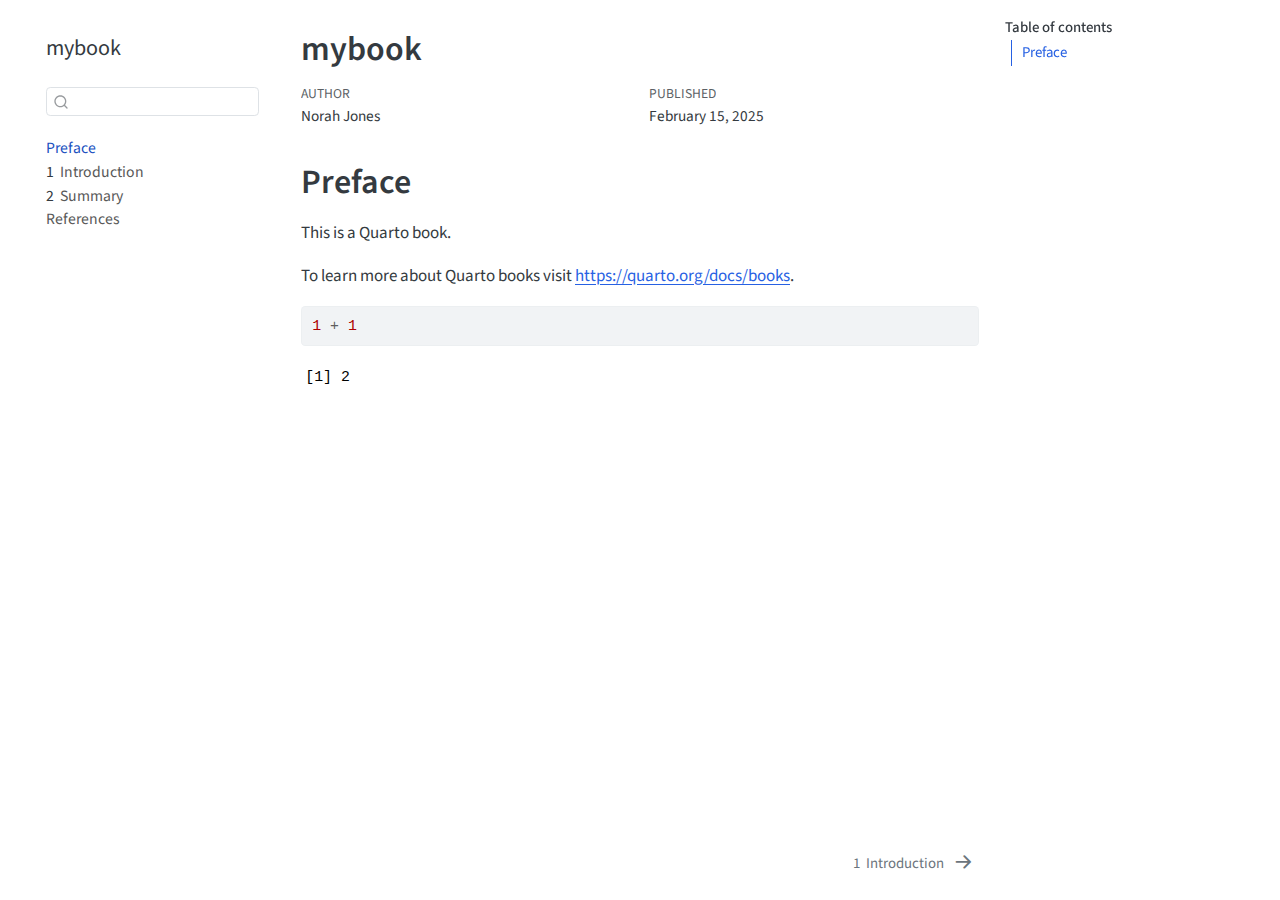
<file: mybook/_book/index.html>
<!DOCTYPE html>
<html xmlns="http://www.w3.org/1999/xhtml" lang="en" xml:lang="en"><head>

<meta charset="utf-8">
<meta name="generator" content="quarto-1.5.57">

<meta name="viewport" content="width=device-width, initial-scale=1.0, user-scalable=yes">

<meta name="author" content="Norah Jones">
<meta name="dcterms.date" content="2025-02-15">

<title>mybook</title>
<style>
code{white-space: pre-wrap;}
span.smallcaps{font-variant: small-caps;}
div.columns{display: flex; gap: min(4vw, 1.5em);}
div.column{flex: auto; overflow-x: auto;}
div.hanging-indent{margin-left: 1.5em; text-indent: -1.5em;}
ul.task-list{list-style: none;}
ul.task-list li input[type="checkbox"] {
  width: 0.8em;
  margin: 0 0.8em 0.2em -1em; /* quarto-specific, see https://github.com/quarto-dev/quarto-cli/issues/4556 */ 
  vertical-align: middle;
}
/* CSS for syntax highlighting */
pre > code.sourceCode { white-space: pre; position: relative; }
pre > code.sourceCode > span { line-height: 1.25; }
pre > code.sourceCode > span:empty { height: 1.2em; }
.sourceCode { overflow: visible; }
code.sourceCode > span { color: inherit; text-decoration: inherit; }
div.sourceCode { margin: 1em 0; }
pre.sourceCode { margin: 0; }
@media screen {
div.sourceCode { overflow: auto; }
}
@media print {
pre > code.sourceCode { white-space: pre-wrap; }
pre > code.sourceCode > span { display: inline-block; text-indent: -5em; padding-left: 5em; }
}
pre.numberSource code
  { counter-reset: source-line 0; }
pre.numberSource code > span
  { position: relative; left: -4em; counter-increment: source-line; }
pre.numberSource code > span > a:first-child::before
  { content: counter(source-line);
    position: relative; left: -1em; text-align: right; vertical-align: baseline;
    border: none; display: inline-block;
    -webkit-touch-callout: none; -webkit-user-select: none;
    -khtml-user-select: none; -moz-user-select: none;
    -ms-user-select: none; user-select: none;
    padding: 0 4px; width: 4em;
  }
pre.numberSource { margin-left: 3em;  padding-left: 4px; }
div.sourceCode
  {   }
@media screen {
pre > code.sourceCode > span > a:first-child::before { text-decoration: underline; }
}
</style>


<script src="site_libs/quarto-nav/quarto-nav.js"></script>
<script src="site_libs/quarto-nav/headroom.min.js"></script>
<script src="site_libs/clipboard/clipboard.min.js"></script>
<script src="site_libs/quarto-search/autocomplete.umd.js"></script>
<script src="site_libs/quarto-search/fuse.min.js"></script>
<script src="site_libs/quarto-search/quarto-search.js"></script>
<meta name="quarto:offset" content="./">
<link href="./intro.html" rel="next">
<script src="site_libs/quarto-html/quarto.js"></script>
<script src="site_libs/quarto-html/popper.min.js"></script>
<script src="site_libs/quarto-html/tippy.umd.min.js"></script>
<script src="site_libs/quarto-html/anchor.min.js"></script>
<link href="site_libs/quarto-html/tippy.css" rel="stylesheet">
<link href="site_libs/quarto-html/quarto-syntax-highlighting.css" rel="stylesheet" id="quarto-text-highlighting-styles">
<script src="site_libs/bootstrap/bootstrap.min.js"></script>
<link href="site_libs/bootstrap/bootstrap-icons.css" rel="stylesheet">
<link href="site_libs/bootstrap/bootstrap.min.css" rel="stylesheet" id="quarto-bootstrap" data-mode="light">
<script id="quarto-search-options" type="application/json">{
  "location": "sidebar",
  "copy-button": false,
  "collapse-after": 3,
  "panel-placement": "start",
  "type": "textbox",
  "limit": 50,
  "keyboard-shortcut": [
    "f",
    "/",
    "s"
  ],
  "show-item-context": false,
  "language": {
    "search-no-results-text": "No results",
    "search-matching-documents-text": "matching documents",
    "search-copy-link-title": "Copy link to search",
    "search-hide-matches-text": "Hide additional matches",
    "search-more-match-text": "more match in this document",
    "search-more-matches-text": "more matches in this document",
    "search-clear-button-title": "Clear",
    "search-text-placeholder": "",
    "search-detached-cancel-button-title": "Cancel",
    "search-submit-button-title": "Submit",
    "search-label": "Search"
  }
}</script>


</head>

<body class="nav-sidebar floating">

<div id="quarto-search-results"></div>
  <header id="quarto-header" class="headroom fixed-top">
  <nav class="quarto-secondary-nav">
    <div class="container-fluid d-flex">
      <button type="button" class="quarto-btn-toggle btn" data-bs-toggle="collapse" role="button" data-bs-target=".quarto-sidebar-collapse-item" aria-controls="quarto-sidebar" aria-expanded="false" aria-label="Toggle sidebar navigation" onclick="if (window.quartoToggleHeadroom) { window.quartoToggleHeadroom(); }">
        <i class="bi bi-layout-text-sidebar-reverse"></i>
      </button>
        <nav class="quarto-page-breadcrumbs" aria-label="breadcrumb"><ol class="breadcrumb"><li class="breadcrumb-item"><a href="./index.html">Preface</a></li></ol></nav>
        <a class="flex-grow-1" role="navigation" data-bs-toggle="collapse" data-bs-target=".quarto-sidebar-collapse-item" aria-controls="quarto-sidebar" aria-expanded="false" aria-label="Toggle sidebar navigation" onclick="if (window.quartoToggleHeadroom) { window.quartoToggleHeadroom(); }">      
        </a>
      <button type="button" class="btn quarto-search-button" aria-label="Search" onclick="window.quartoOpenSearch();">
        <i class="bi bi-search"></i>
      </button>
    </div>
  </nav>
</header>
<!-- content -->
<div id="quarto-content" class="quarto-container page-columns page-rows-contents page-layout-article">
<!-- sidebar -->
  <nav id="quarto-sidebar" class="sidebar collapse collapse-horizontal quarto-sidebar-collapse-item sidebar-navigation floating overflow-auto">
    <div class="pt-lg-2 mt-2 text-left sidebar-header">
    <div class="sidebar-title mb-0 py-0">
      <a href="./">mybook</a> 
    </div>
      </div>
        <div class="mt-2 flex-shrink-0 align-items-center">
        <div class="sidebar-search">
        <div id="quarto-search" class="" title="Search"></div>
        </div>
        </div>
    <div class="sidebar-menu-container"> 
    <ul class="list-unstyled mt-1">
        <li class="sidebar-item">
  <div class="sidebar-item-container"> 
  <a href="./index.html" class="sidebar-item-text sidebar-link active">
 <span class="menu-text">Preface</span></a>
  </div>
</li>
        <li class="sidebar-item">
  <div class="sidebar-item-container"> 
  <a href="./intro.html" class="sidebar-item-text sidebar-link">
 <span class="menu-text"><span class="chapter-number">1</span>&nbsp; <span class="chapter-title">Introduction</span></span></a>
  </div>
</li>
        <li class="sidebar-item">
  <div class="sidebar-item-container"> 
  <a href="./summary.html" class="sidebar-item-text sidebar-link">
 <span class="menu-text"><span class="chapter-number">2</span>&nbsp; <span class="chapter-title">Summary</span></span></a>
  </div>
</li>
        <li class="sidebar-item">
  <div class="sidebar-item-container"> 
  <a href="./references.html" class="sidebar-item-text sidebar-link">
 <span class="menu-text">References</span></a>
  </div>
</li>
    </ul>
    </div>
</nav>
<div id="quarto-sidebar-glass" class="quarto-sidebar-collapse-item" data-bs-toggle="collapse" data-bs-target=".quarto-sidebar-collapse-item"></div>
<!-- margin-sidebar -->
    <div id="quarto-margin-sidebar" class="sidebar margin-sidebar">
        <nav id="TOC" role="doc-toc" class="toc-active">
    <h2 id="toc-title">Table of contents</h2>
   
  <ul>
  <li><a href="#preface" id="toc-preface" class="nav-link active" data-scroll-target="#preface">Preface</a></li>
  </ul>
</nav>
    </div>
<!-- main -->
<main class="content" id="quarto-document-content">

<header id="title-block-header" class="quarto-title-block default">
<div class="quarto-title">
<h1 class="title">mybook</h1>
</div>



<div class="quarto-title-meta">

    <div>
    <div class="quarto-title-meta-heading">Author</div>
    <div class="quarto-title-meta-contents">
             <p>Norah Jones </p>
          </div>
  </div>
    
    <div>
    <div class="quarto-title-meta-heading">Published</div>
    <div class="quarto-title-meta-contents">
      <p class="date">February 15, 2025</p>
    </div>
  </div>
  
    
  </div>
  


</header>


<section id="preface" class="level1 unnumbered">
<h1 class="unnumbered">Preface</h1>
<p>This is a Quarto book.</p>
<p>To learn more about Quarto books visit <a href="https://quarto.org/docs/books" class="uri">https://quarto.org/docs/books</a>.</p>
<div class="cell">
<div class="sourceCode cell-code" id="cb1"><pre class="sourceCode r code-with-copy"><code class="sourceCode r"><span id="cb1-1"><a href="#cb1-1" aria-hidden="true" tabindex="-1"></a><span class="dv">1</span> <span class="sc">+</span> <span class="dv">1</span></span></code><button title="Copy to Clipboard" class="code-copy-button"><i class="bi"></i></button></pre></div>
<div class="cell-output cell-output-stdout">
<pre><code>[1] 2</code></pre>
</div>
</div>


</section>

</main> <!-- /main -->
<script id="quarto-html-after-body" type="application/javascript">
window.document.addEventListener("DOMContentLoaded", function (event) {
  const toggleBodyColorMode = (bsSheetEl) => {
    const mode = bsSheetEl.getAttribute("data-mode");
    const bodyEl = window.document.querySelector("body");
    if (mode === "dark") {
      bodyEl.classList.add("quarto-dark");
      bodyEl.classList.remove("quarto-light");
    } else {
      bodyEl.classList.add("quarto-light");
      bodyEl.classList.remove("quarto-dark");
    }
  }
  const toggleBodyColorPrimary = () => {
    const bsSheetEl = window.document.querySelector("link#quarto-bootstrap");
    if (bsSheetEl) {
      toggleBodyColorMode(bsSheetEl);
    }
  }
  toggleBodyColorPrimary();  
  const icon = "";
  const anchorJS = new window.AnchorJS();
  anchorJS.options = {
    placement: 'right',
    icon: icon
  };
  anchorJS.add('.anchored');
  const isCodeAnnotation = (el) => {
    for (const clz of el.classList) {
      if (clz.startsWith('code-annotation-')) {                     
        return true;
      }
    }
    return false;
  }
  const onCopySuccess = function(e) {
    // button target
    const button = e.trigger;
    // don't keep focus
    button.blur();
    // flash "checked"
    button.classList.add('code-copy-button-checked');
    var currentTitle = button.getAttribute("title");
    button.setAttribute("title", "Copied!");
    let tooltip;
    if (window.bootstrap) {
      button.setAttribute("data-bs-toggle", "tooltip");
      button.setAttribute("data-bs-placement", "left");
      button.setAttribute("data-bs-title", "Copied!");
      tooltip = new bootstrap.Tooltip(button, 
        { trigger: "manual", 
          customClass: "code-copy-button-tooltip",
          offset: [0, -8]});
      tooltip.show();    
    }
    setTimeout(function() {
      if (tooltip) {
        tooltip.hide();
        button.removeAttribute("data-bs-title");
        button.removeAttribute("data-bs-toggle");
        button.removeAttribute("data-bs-placement");
      }
      button.setAttribute("title", currentTitle);
      button.classList.remove('code-copy-button-checked');
    }, 1000);
    // clear code selection
    e.clearSelection();
  }
  const getTextToCopy = function(trigger) {
      const codeEl = trigger.previousElementSibling.cloneNode(true);
      for (const childEl of codeEl.children) {
        if (isCodeAnnotation(childEl)) {
          childEl.remove();
        }
      }
      return codeEl.innerText;
  }
  const clipboard = new window.ClipboardJS('.code-copy-button:not([data-in-quarto-modal])', {
    text: getTextToCopy
  });
  clipboard.on('success', onCopySuccess);
  if (window.document.getElementById('quarto-embedded-source-code-modal')) {
    // For code content inside modals, clipBoardJS needs to be initialized with a container option
    // TODO: Check when it could be a function (https://github.com/zenorocha/clipboard.js/issues/860)
    const clipboardModal = new window.ClipboardJS('.code-copy-button[data-in-quarto-modal]', {
      text: getTextToCopy,
      container: window.document.getElementById('quarto-embedded-source-code-modal')
    });
    clipboardModal.on('success', onCopySuccess);
  }
    var localhostRegex = new RegExp(/^(?:http|https):\/\/localhost\:?[0-9]*\//);
    var mailtoRegex = new RegExp(/^mailto:/);
      var filterRegex = new RegExp('/' + window.location.host + '/');
    var isInternal = (href) => {
        return filterRegex.test(href) || localhostRegex.test(href) || mailtoRegex.test(href);
    }
    // Inspect non-navigation links and adorn them if external
 	var links = window.document.querySelectorAll('a[href]:not(.nav-link):not(.navbar-brand):not(.toc-action):not(.sidebar-link):not(.sidebar-item-toggle):not(.pagination-link):not(.no-external):not([aria-hidden]):not(.dropdown-item):not(.quarto-navigation-tool):not(.about-link)');
    for (var i=0; i<links.length; i++) {
      const link = links[i];
      if (!isInternal(link.href)) {
        // undo the damage that might have been done by quarto-nav.js in the case of
        // links that we want to consider external
        if (link.dataset.originalHref !== undefined) {
          link.href = link.dataset.originalHref;
        }
      }
    }
  function tippyHover(el, contentFn, onTriggerFn, onUntriggerFn) {
    const config = {
      allowHTML: true,
      maxWidth: 500,
      delay: 100,
      arrow: false,
      appendTo: function(el) {
          return el.parentElement;
      },
      interactive: true,
      interactiveBorder: 10,
      theme: 'quarto',
      placement: 'bottom-start',
    };
    if (contentFn) {
      config.content = contentFn;
    }
    if (onTriggerFn) {
      config.onTrigger = onTriggerFn;
    }
    if (onUntriggerFn) {
      config.onUntrigger = onUntriggerFn;
    }
    window.tippy(el, config); 
  }
  const noterefs = window.document.querySelectorAll('a[role="doc-noteref"]');
  for (var i=0; i<noterefs.length; i++) {
    const ref = noterefs[i];
    tippyHover(ref, function() {
      // use id or data attribute instead here
      let href = ref.getAttribute('data-footnote-href') || ref.getAttribute('href');
      try { href = new URL(href).hash; } catch {}
      const id = href.replace(/^#\/?/, "");
      const note = window.document.getElementById(id);
      if (note) {
        return note.innerHTML;
      } else {
        return "";
      }
    });
  }
  const xrefs = window.document.querySelectorAll('a.quarto-xref');
  const processXRef = (id, note) => {
    // Strip column container classes
    const stripColumnClz = (el) => {
      el.classList.remove("page-full", "page-columns");
      if (el.children) {
        for (const child of el.children) {
          stripColumnClz(child);
        }
      }
    }
    stripColumnClz(note)
    if (id === null || id.startsWith('sec-')) {
      // Special case sections, only their first couple elements
      const container = document.createElement("div");
      if (note.children && note.children.length > 2) {
        container.appendChild(note.children[0].cloneNode(true));
        for (let i = 1; i < note.children.length; i++) {
          const child = note.children[i];
          if (child.tagName === "P" && child.innerText === "") {
            continue;
          } else {
            container.appendChild(child.cloneNode(true));
            break;
          }
        }
        if (window.Quarto?.typesetMath) {
          window.Quarto.typesetMath(container);
        }
        return container.innerHTML
      } else {
        if (window.Quarto?.typesetMath) {
          window.Quarto.typesetMath(note);
        }
        return note.innerHTML;
      }
    } else {
      // Remove any anchor links if they are present
      const anchorLink = note.querySelector('a.anchorjs-link');
      if (anchorLink) {
        anchorLink.remove();
      }
      if (window.Quarto?.typesetMath) {
        window.Quarto.typesetMath(note);
      }
      // TODO in 1.5, we should make sure this works without a callout special case
      if (note.classList.contains("callout")) {
        return note.outerHTML;
      } else {
        return note.innerHTML;
      }
    }
  }
  for (var i=0; i<xrefs.length; i++) {
    const xref = xrefs[i];
    tippyHover(xref, undefined, function(instance) {
      instance.disable();
      let url = xref.getAttribute('href');
      let hash = undefined; 
      if (url.startsWith('#')) {
        hash = url;
      } else {
        try { hash = new URL(url).hash; } catch {}
      }
      if (hash) {
        const id = hash.replace(/^#\/?/, "");
        const note = window.document.getElementById(id);
        if (note !== null) {
          try {
            const html = processXRef(id, note.cloneNode(true));
            instance.setContent(html);
          } finally {
            instance.enable();
            instance.show();
          }
        } else {
          // See if we can fetch this
          fetch(url.split('#')[0])
          .then(res => res.text())
          .then(html => {
            const parser = new DOMParser();
            const htmlDoc = parser.parseFromString(html, "text/html");
            const note = htmlDoc.getElementById(id);
            if (note !== null) {
              const html = processXRef(id, note);
              instance.setContent(html);
            } 
          }).finally(() => {
            instance.enable();
            instance.show();
          });
        }
      } else {
        // See if we can fetch a full url (with no hash to target)
        // This is a special case and we should probably do some content thinning / targeting
        fetch(url)
        .then(res => res.text())
        .then(html => {
          const parser = new DOMParser();
          const htmlDoc = parser.parseFromString(html, "text/html");
          const note = htmlDoc.querySelector('main.content');
          if (note !== null) {
            // This should only happen for chapter cross references
            // (since there is no id in the URL)
            // remove the first header
            if (note.children.length > 0 && note.children[0].tagName === "HEADER") {
              note.children[0].remove();
            }
            const html = processXRef(null, note);
            instance.setContent(html);
          } 
        }).finally(() => {
          instance.enable();
          instance.show();
        });
      }
    }, function(instance) {
    });
  }
      let selectedAnnoteEl;
      const selectorForAnnotation = ( cell, annotation) => {
        let cellAttr = 'data-code-cell="' + cell + '"';
        let lineAttr = 'data-code-annotation="' +  annotation + '"';
        const selector = 'span[' + cellAttr + '][' + lineAttr + ']';
        return selector;
      }
      const selectCodeLines = (annoteEl) => {
        const doc = window.document;
        const targetCell = annoteEl.getAttribute("data-target-cell");
        const targetAnnotation = annoteEl.getAttribute("data-target-annotation");
        const annoteSpan = window.document.querySelector(selectorForAnnotation(targetCell, targetAnnotation));
        const lines = annoteSpan.getAttribute("data-code-lines").split(",");
        const lineIds = lines.map((line) => {
          return targetCell + "-" + line;
        })
        let top = null;
        let height = null;
        let parent = null;
        if (lineIds.length > 0) {
            //compute the position of the single el (top and bottom and make a div)
            const el = window.document.getElementById(lineIds[0]);
            top = el.offsetTop;
            height = el.offsetHeight;
            parent = el.parentElement.parentElement;
          if (lineIds.length > 1) {
            const lastEl = window.document.getElementById(lineIds[lineIds.length - 1]);
            const bottom = lastEl.offsetTop + lastEl.offsetHeight;
            height = bottom - top;
          }
          if (top !== null && height !== null && parent !== null) {
            // cook up a div (if necessary) and position it 
            let div = window.document.getElementById("code-annotation-line-highlight");
            if (div === null) {
              div = window.document.createElement("div");
              div.setAttribute("id", "code-annotation-line-highlight");
              div.style.position = 'absolute';
              parent.appendChild(div);
            }
            div.style.top = top - 2 + "px";
            div.style.height = height + 4 + "px";
            div.style.left = 0;
            let gutterDiv = window.document.getElementById("code-annotation-line-highlight-gutter");
            if (gutterDiv === null) {
              gutterDiv = window.document.createElement("div");
              gutterDiv.setAttribute("id", "code-annotation-line-highlight-gutter");
              gutterDiv.style.position = 'absolute';
              const codeCell = window.document.getElementById(targetCell);
              const gutter = codeCell.querySelector('.code-annotation-gutter');
              gutter.appendChild(gutterDiv);
            }
            gutterDiv.style.top = top - 2 + "px";
            gutterDiv.style.height = height + 4 + "px";
          }
          selectedAnnoteEl = annoteEl;
        }
      };
      const unselectCodeLines = () => {
        const elementsIds = ["code-annotation-line-highlight", "code-annotation-line-highlight-gutter"];
        elementsIds.forEach((elId) => {
          const div = window.document.getElementById(elId);
          if (div) {
            div.remove();
          }
        });
        selectedAnnoteEl = undefined;
      };
        // Handle positioning of the toggle
    window.addEventListener(
      "resize",
      throttle(() => {
        elRect = undefined;
        if (selectedAnnoteEl) {
          selectCodeLines(selectedAnnoteEl);
        }
      }, 10)
    );
    function throttle(fn, ms) {
    let throttle = false;
    let timer;
      return (...args) => {
        if(!throttle) { // first call gets through
            fn.apply(this, args);
            throttle = true;
        } else { // all the others get throttled
            if(timer) clearTimeout(timer); // cancel #2
            timer = setTimeout(() => {
              fn.apply(this, args);
              timer = throttle = false;
            }, ms);
        }
      };
    }
      // Attach click handler to the DT
      const annoteDls = window.document.querySelectorAll('dt[data-target-cell]');
      for (const annoteDlNode of annoteDls) {
        annoteDlNode.addEventListener('click', (event) => {
          const clickedEl = event.target;
          if (clickedEl !== selectedAnnoteEl) {
            unselectCodeLines();
            const activeEl = window.document.querySelector('dt[data-target-cell].code-annotation-active');
            if (activeEl) {
              activeEl.classList.remove('code-annotation-active');
            }
            selectCodeLines(clickedEl);
            clickedEl.classList.add('code-annotation-active');
          } else {
            // Unselect the line
            unselectCodeLines();
            clickedEl.classList.remove('code-annotation-active');
          }
        });
      }
  const findCites = (el) => {
    const parentEl = el.parentElement;
    if (parentEl) {
      const cites = parentEl.dataset.cites;
      if (cites) {
        return {
          el,
          cites: cites.split(' ')
        };
      } else {
        return findCites(el.parentElement)
      }
    } else {
      return undefined;
    }
  };
  var bibliorefs = window.document.querySelectorAll('a[role="doc-biblioref"]');
  for (var i=0; i<bibliorefs.length; i++) {
    const ref = bibliorefs[i];
    const citeInfo = findCites(ref);
    if (citeInfo) {
      tippyHover(citeInfo.el, function() {
        var popup = window.document.createElement('div');
        citeInfo.cites.forEach(function(cite) {
          var citeDiv = window.document.createElement('div');
          citeDiv.classList.add('hanging-indent');
          citeDiv.classList.add('csl-entry');
          var biblioDiv = window.document.getElementById('ref-' + cite);
          if (biblioDiv) {
            citeDiv.innerHTML = biblioDiv.innerHTML;
          }
          popup.appendChild(citeDiv);
        });
        return popup.innerHTML;
      });
    }
  }
});
</script>
<nav class="page-navigation">
  <div class="nav-page nav-page-previous">
  </div>
  <div class="nav-page nav-page-next">
      <a href="./intro.html" class="pagination-link" aria-label="Introduction">
        <span class="nav-page-text"><span class="chapter-number">1</span>&nbsp; <span class="chapter-title">Introduction</span></span> <i class="bi bi-arrow-right-short"></i>
      </a>
  </div>
</nav>
</div> <!-- /content -->




</body></html>
</file>
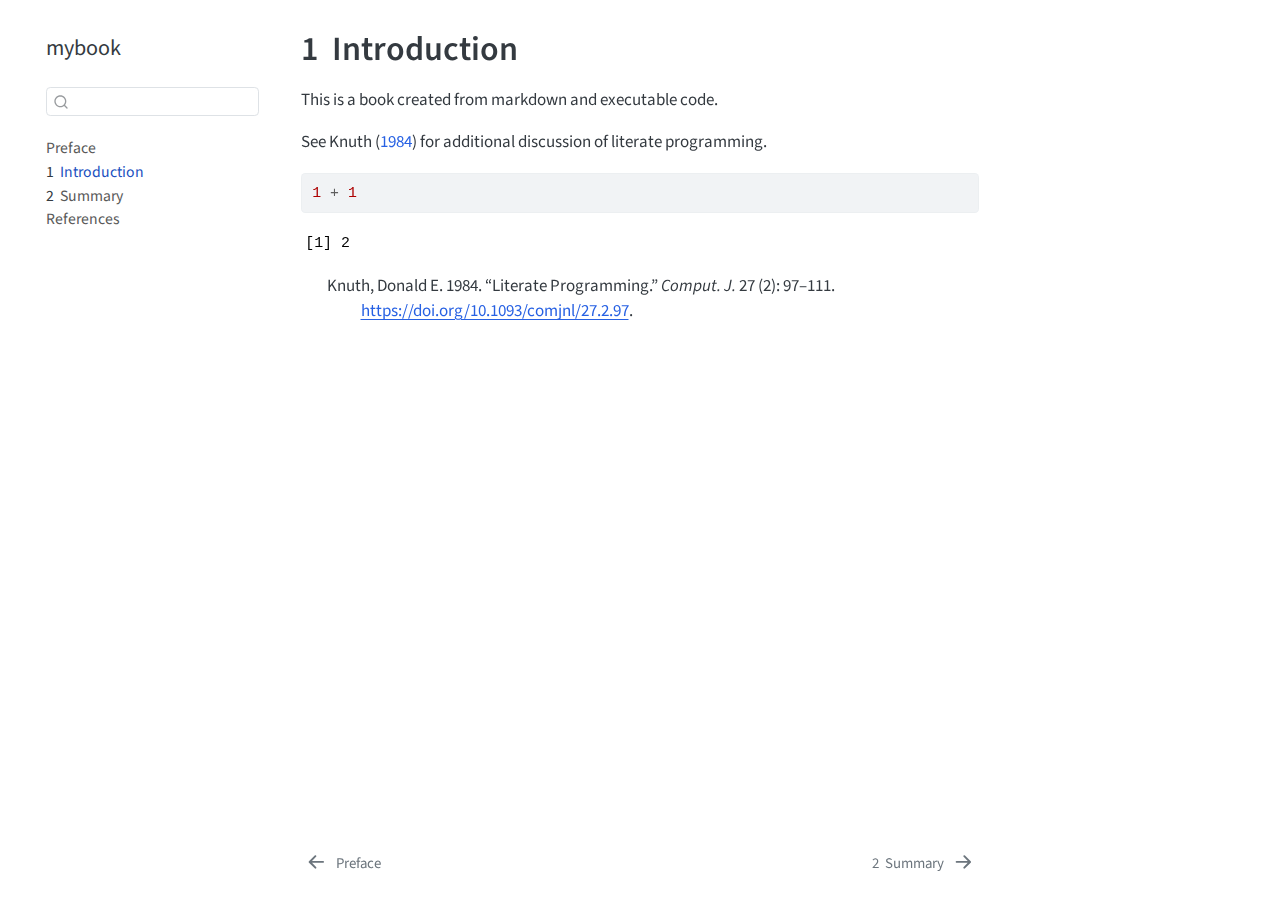
<file: mybook/_book/intro.html>
<!DOCTYPE html>
<html xmlns="http://www.w3.org/1999/xhtml" lang="en" xml:lang="en"><head>

<meta charset="utf-8">
<meta name="generator" content="quarto-1.5.57">

<meta name="viewport" content="width=device-width, initial-scale=1.0, user-scalable=yes">


<title>1&nbsp; Introduction – mybook</title>
<style>
code{white-space: pre-wrap;}
span.smallcaps{font-variant: small-caps;}
div.columns{display: flex; gap: min(4vw, 1.5em);}
div.column{flex: auto; overflow-x: auto;}
div.hanging-indent{margin-left: 1.5em; text-indent: -1.5em;}
ul.task-list{list-style: none;}
ul.task-list li input[type="checkbox"] {
  width: 0.8em;
  margin: 0 0.8em 0.2em -1em; /* quarto-specific, see https://github.com/quarto-dev/quarto-cli/issues/4556 */ 
  vertical-align: middle;
}
/* CSS for syntax highlighting */
pre > code.sourceCode { white-space: pre; position: relative; }
pre > code.sourceCode > span { line-height: 1.25; }
pre > code.sourceCode > span:empty { height: 1.2em; }
.sourceCode { overflow: visible; }
code.sourceCode > span { color: inherit; text-decoration: inherit; }
div.sourceCode { margin: 1em 0; }
pre.sourceCode { margin: 0; }
@media screen {
div.sourceCode { overflow: auto; }
}
@media print {
pre > code.sourceCode { white-space: pre-wrap; }
pre > code.sourceCode > span { display: inline-block; text-indent: -5em; padding-left: 5em; }
}
pre.numberSource code
  { counter-reset: source-line 0; }
pre.numberSource code > span
  { position: relative; left: -4em; counter-increment: source-line; }
pre.numberSource code > span > a:first-child::before
  { content: counter(source-line);
    position: relative; left: -1em; text-align: right; vertical-align: baseline;
    border: none; display: inline-block;
    -webkit-touch-callout: none; -webkit-user-select: none;
    -khtml-user-select: none; -moz-user-select: none;
    -ms-user-select: none; user-select: none;
    padding: 0 4px; width: 4em;
  }
pre.numberSource { margin-left: 3em;  padding-left: 4px; }
div.sourceCode
  {   }
@media screen {
pre > code.sourceCode > span > a:first-child::before { text-decoration: underline; }
}
/* CSS for citations */
div.csl-bib-body { }
div.csl-entry {
  clear: both;
  margin-bottom: 0em;
}
.hanging-indent div.csl-entry {
  margin-left:2em;
  text-indent:-2em;
}
div.csl-left-margin {
  min-width:2em;
  float:left;
}
div.csl-right-inline {
  margin-left:2em;
  padding-left:1em;
}
div.csl-indent {
  margin-left: 2em;
}</style>


<script src="site_libs/quarto-nav/quarto-nav.js"></script>
<script src="site_libs/quarto-nav/headroom.min.js"></script>
<script src="site_libs/clipboard/clipboard.min.js"></script>
<script src="site_libs/quarto-search/autocomplete.umd.js"></script>
<script src="site_libs/quarto-search/fuse.min.js"></script>
<script src="site_libs/quarto-search/quarto-search.js"></script>
<meta name="quarto:offset" content="./">
<link href="./summary.html" rel="next">
<link href="./index.html" rel="prev">
<script src="site_libs/quarto-html/quarto.js"></script>
<script src="site_libs/quarto-html/popper.min.js"></script>
<script src="site_libs/quarto-html/tippy.umd.min.js"></script>
<script src="site_libs/quarto-html/anchor.min.js"></script>
<link href="site_libs/quarto-html/tippy.css" rel="stylesheet">
<link href="site_libs/quarto-html/quarto-syntax-highlighting.css" rel="stylesheet" id="quarto-text-highlighting-styles">
<script src="site_libs/bootstrap/bootstrap.min.js"></script>
<link href="site_libs/bootstrap/bootstrap-icons.css" rel="stylesheet">
<link href="site_libs/bootstrap/bootstrap.min.css" rel="stylesheet" id="quarto-bootstrap" data-mode="light">
<script id="quarto-search-options" type="application/json">{
  "location": "sidebar",
  "copy-button": false,
  "collapse-after": 3,
  "panel-placement": "start",
  "type": "textbox",
  "limit": 50,
  "keyboard-shortcut": [
    "f",
    "/",
    "s"
  ],
  "show-item-context": false,
  "language": {
    "search-no-results-text": "No results",
    "search-matching-documents-text": "matching documents",
    "search-copy-link-title": "Copy link to search",
    "search-hide-matches-text": "Hide additional matches",
    "search-more-match-text": "more match in this document",
    "search-more-matches-text": "more matches in this document",
    "search-clear-button-title": "Clear",
    "search-text-placeholder": "",
    "search-detached-cancel-button-title": "Cancel",
    "search-submit-button-title": "Submit",
    "search-label": "Search"
  }
}</script>


</head>

<body class="nav-sidebar floating">

<div id="quarto-search-results"></div>
  <header id="quarto-header" class="headroom fixed-top">
  <nav class="quarto-secondary-nav">
    <div class="container-fluid d-flex">
      <button type="button" class="quarto-btn-toggle btn" data-bs-toggle="collapse" role="button" data-bs-target=".quarto-sidebar-collapse-item" aria-controls="quarto-sidebar" aria-expanded="false" aria-label="Toggle sidebar navigation" onclick="if (window.quartoToggleHeadroom) { window.quartoToggleHeadroom(); }">
        <i class="bi bi-layout-text-sidebar-reverse"></i>
      </button>
        <nav class="quarto-page-breadcrumbs" aria-label="breadcrumb"><ol class="breadcrumb"><li class="breadcrumb-item"><a href="./intro.html"><span class="chapter-number">1</span>&nbsp; <span class="chapter-title">Introduction</span></a></li></ol></nav>
        <a class="flex-grow-1" role="navigation" data-bs-toggle="collapse" data-bs-target=".quarto-sidebar-collapse-item" aria-controls="quarto-sidebar" aria-expanded="false" aria-label="Toggle sidebar navigation" onclick="if (window.quartoToggleHeadroom) { window.quartoToggleHeadroom(); }">      
        </a>
      <button type="button" class="btn quarto-search-button" aria-label="Search" onclick="window.quartoOpenSearch();">
        <i class="bi bi-search"></i>
      </button>
    </div>
  </nav>
</header>
<!-- content -->
<div id="quarto-content" class="quarto-container page-columns page-rows-contents page-layout-article">
<!-- sidebar -->
  <nav id="quarto-sidebar" class="sidebar collapse collapse-horizontal quarto-sidebar-collapse-item sidebar-navigation floating overflow-auto">
    <div class="pt-lg-2 mt-2 text-left sidebar-header">
    <div class="sidebar-title mb-0 py-0">
      <a href="./">mybook</a> 
    </div>
      </div>
        <div class="mt-2 flex-shrink-0 align-items-center">
        <div class="sidebar-search">
        <div id="quarto-search" class="" title="Search"></div>
        </div>
        </div>
    <div class="sidebar-menu-container"> 
    <ul class="list-unstyled mt-1">
        <li class="sidebar-item">
  <div class="sidebar-item-container"> 
  <a href="./index.html" class="sidebar-item-text sidebar-link">
 <span class="menu-text">Preface</span></a>
  </div>
</li>
        <li class="sidebar-item">
  <div class="sidebar-item-container"> 
  <a href="./intro.html" class="sidebar-item-text sidebar-link active">
 <span class="menu-text"><span class="chapter-number">1</span>&nbsp; <span class="chapter-title">Introduction</span></span></a>
  </div>
</li>
        <li class="sidebar-item">
  <div class="sidebar-item-container"> 
  <a href="./summary.html" class="sidebar-item-text sidebar-link">
 <span class="menu-text"><span class="chapter-number">2</span>&nbsp; <span class="chapter-title">Summary</span></span></a>
  </div>
</li>
        <li class="sidebar-item">
  <div class="sidebar-item-container"> 
  <a href="./references.html" class="sidebar-item-text sidebar-link">
 <span class="menu-text">References</span></a>
  </div>
</li>
    </ul>
    </div>
</nav>
<div id="quarto-sidebar-glass" class="quarto-sidebar-collapse-item" data-bs-toggle="collapse" data-bs-target=".quarto-sidebar-collapse-item"></div>
<!-- margin-sidebar -->
    <div id="quarto-margin-sidebar" class="sidebar margin-sidebar zindex-bottom">
        
    </div>
<!-- main -->
<main class="content" id="quarto-document-content">

<header id="title-block-header" class="quarto-title-block default">
<div class="quarto-title">
<h1 class="title"><span class="chapter-number">1</span>&nbsp; <span class="chapter-title">Introduction</span></h1>
</div>



<div class="quarto-title-meta">

    
  
    
  </div>
  


</header>


<p>This is a book created from markdown and executable code.</p>
<p>See <span class="citation" data-cites="knuth84">Knuth (<a href="#ref-knuth84" role="doc-biblioref">1984</a>)</span> for additional discussion of literate programming.</p>
<div class="cell">
<div class="sourceCode cell-code" id="cb1"><pre class="sourceCode r code-with-copy"><code class="sourceCode r"><span id="cb1-1"><a href="#cb1-1" aria-hidden="true" tabindex="-1"></a><span class="dv">1</span> <span class="sc">+</span> <span class="dv">1</span></span></code><button title="Copy to Clipboard" class="code-copy-button"><i class="bi"></i></button></pre></div>
<div class="cell-output cell-output-stdout">
<pre><code>[1] 2</code></pre>
</div>
</div>


<div id="refs" class="references csl-bib-body hanging-indent" data-entry-spacing="0" role="list">
<div id="ref-knuth84" class="csl-entry" role="listitem">
Knuth, Donald E. 1984. <span>“Literate Programming.”</span> <em>Comput. J.</em> 27 (2): 97–111. <a href="https://doi.org/10.1093/comjnl/27.2.97">https://doi.org/10.1093/comjnl/27.2.97</a>.
</div>
</div>

</main> <!-- /main -->
<script id="quarto-html-after-body" type="application/javascript">
window.document.addEventListener("DOMContentLoaded", function (event) {
  const toggleBodyColorMode = (bsSheetEl) => {
    const mode = bsSheetEl.getAttribute("data-mode");
    const bodyEl = window.document.querySelector("body");
    if (mode === "dark") {
      bodyEl.classList.add("quarto-dark");
      bodyEl.classList.remove("quarto-light");
    } else {
      bodyEl.classList.add("quarto-light");
      bodyEl.classList.remove("quarto-dark");
    }
  }
  const toggleBodyColorPrimary = () => {
    const bsSheetEl = window.document.querySelector("link#quarto-bootstrap");
    if (bsSheetEl) {
      toggleBodyColorMode(bsSheetEl);
    }
  }
  toggleBodyColorPrimary();  
  const icon = "";
  const anchorJS = new window.AnchorJS();
  anchorJS.options = {
    placement: 'right',
    icon: icon
  };
  anchorJS.add('.anchored');
  const isCodeAnnotation = (el) => {
    for (const clz of el.classList) {
      if (clz.startsWith('code-annotation-')) {                     
        return true;
      }
    }
    return false;
  }
  const onCopySuccess = function(e) {
    // button target
    const button = e.trigger;
    // don't keep focus
    button.blur();
    // flash "checked"
    button.classList.add('code-copy-button-checked');
    var currentTitle = button.getAttribute("title");
    button.setAttribute("title", "Copied!");
    let tooltip;
    if (window.bootstrap) {
      button.setAttribute("data-bs-toggle", "tooltip");
      button.setAttribute("data-bs-placement", "left");
      button.setAttribute("data-bs-title", "Copied!");
      tooltip = new bootstrap.Tooltip(button, 
        { trigger: "manual", 
          customClass: "code-copy-button-tooltip",
          offset: [0, -8]});
      tooltip.show();    
    }
    setTimeout(function() {
      if (tooltip) {
        tooltip.hide();
        button.removeAttribute("data-bs-title");
        button.removeAttribute("data-bs-toggle");
        button.removeAttribute("data-bs-placement");
      }
      button.setAttribute("title", currentTitle);
      button.classList.remove('code-copy-button-checked');
    }, 1000);
    // clear code selection
    e.clearSelection();
  }
  const getTextToCopy = function(trigger) {
      const codeEl = trigger.previousElementSibling.cloneNode(true);
      for (const childEl of codeEl.children) {
        if (isCodeAnnotation(childEl)) {
          childEl.remove();
        }
      }
      return codeEl.innerText;
  }
  const clipboard = new window.ClipboardJS('.code-copy-button:not([data-in-quarto-modal])', {
    text: getTextToCopy
  });
  clipboard.on('success', onCopySuccess);
  if (window.document.getElementById('quarto-embedded-source-code-modal')) {
    // For code content inside modals, clipBoardJS needs to be initialized with a container option
    // TODO: Check when it could be a function (https://github.com/zenorocha/clipboard.js/issues/860)
    const clipboardModal = new window.ClipboardJS('.code-copy-button[data-in-quarto-modal]', {
      text: getTextToCopy,
      container: window.document.getElementById('quarto-embedded-source-code-modal')
    });
    clipboardModal.on('success', onCopySuccess);
  }
    var localhostRegex = new RegExp(/^(?:http|https):\/\/localhost\:?[0-9]*\//);
    var mailtoRegex = new RegExp(/^mailto:/);
      var filterRegex = new RegExp('/' + window.location.host + '/');
    var isInternal = (href) => {
        return filterRegex.test(href) || localhostRegex.test(href) || mailtoRegex.test(href);
    }
    // Inspect non-navigation links and adorn them if external
 	var links = window.document.querySelectorAll('a[href]:not(.nav-link):not(.navbar-brand):not(.toc-action):not(.sidebar-link):not(.sidebar-item-toggle):not(.pagination-link):not(.no-external):not([aria-hidden]):not(.dropdown-item):not(.quarto-navigation-tool):not(.about-link)');
    for (var i=0; i<links.length; i++) {
      const link = links[i];
      if (!isInternal(link.href)) {
        // undo the damage that might have been done by quarto-nav.js in the case of
        // links that we want to consider external
        if (link.dataset.originalHref !== undefined) {
          link.href = link.dataset.originalHref;
        }
      }
    }
  function tippyHover(el, contentFn, onTriggerFn, onUntriggerFn) {
    const config = {
      allowHTML: true,
      maxWidth: 500,
      delay: 100,
      arrow: false,
      appendTo: function(el) {
          return el.parentElement;
      },
      interactive: true,
      interactiveBorder: 10,
      theme: 'quarto',
      placement: 'bottom-start',
    };
    if (contentFn) {
      config.content = contentFn;
    }
    if (onTriggerFn) {
      config.onTrigger = onTriggerFn;
    }
    if (onUntriggerFn) {
      config.onUntrigger = onUntriggerFn;
    }
    window.tippy(el, config); 
  }
  const noterefs = window.document.querySelectorAll('a[role="doc-noteref"]');
  for (var i=0; i<noterefs.length; i++) {
    const ref = noterefs[i];
    tippyHover(ref, function() {
      // use id or data attribute instead here
      let href = ref.getAttribute('data-footnote-href') || ref.getAttribute('href');
      try { href = new URL(href).hash; } catch {}
      const id = href.replace(/^#\/?/, "");
      const note = window.document.getElementById(id);
      if (note) {
        return note.innerHTML;
      } else {
        return "";
      }
    });
  }
  const xrefs = window.document.querySelectorAll('a.quarto-xref');
  const processXRef = (id, note) => {
    // Strip column container classes
    const stripColumnClz = (el) => {
      el.classList.remove("page-full", "page-columns");
      if (el.children) {
        for (const child of el.children) {
          stripColumnClz(child);
        }
      }
    }
    stripColumnClz(note)
    if (id === null || id.startsWith('sec-')) {
      // Special case sections, only their first couple elements
      const container = document.createElement("div");
      if (note.children && note.children.length > 2) {
        container.appendChild(note.children[0].cloneNode(true));
        for (let i = 1; i < note.children.length; i++) {
          const child = note.children[i];
          if (child.tagName === "P" && child.innerText === "") {
            continue;
          } else {
            container.appendChild(child.cloneNode(true));
            break;
          }
        }
        if (window.Quarto?.typesetMath) {
          window.Quarto.typesetMath(container);
        }
        return container.innerHTML
      } else {
        if (window.Quarto?.typesetMath) {
          window.Quarto.typesetMath(note);
        }
        return note.innerHTML;
      }
    } else {
      // Remove any anchor links if they are present
      const anchorLink = note.querySelector('a.anchorjs-link');
      if (anchorLink) {
        anchorLink.remove();
      }
      if (window.Quarto?.typesetMath) {
        window.Quarto.typesetMath(note);
      }
      // TODO in 1.5, we should make sure this works without a callout special case
      if (note.classList.contains("callout")) {
        return note.outerHTML;
      } else {
        return note.innerHTML;
      }
    }
  }
  for (var i=0; i<xrefs.length; i++) {
    const xref = xrefs[i];
    tippyHover(xref, undefined, function(instance) {
      instance.disable();
      let url = xref.getAttribute('href');
      let hash = undefined; 
      if (url.startsWith('#')) {
        hash = url;
      } else {
        try { hash = new URL(url).hash; } catch {}
      }
      if (hash) {
        const id = hash.replace(/^#\/?/, "");
        const note = window.document.getElementById(id);
        if (note !== null) {
          try {
            const html = processXRef(id, note.cloneNode(true));
            instance.setContent(html);
          } finally {
            instance.enable();
            instance.show();
          }
        } else {
          // See if we can fetch this
          fetch(url.split('#')[0])
          .then(res => res.text())
          .then(html => {
            const parser = new DOMParser();
            const htmlDoc = parser.parseFromString(html, "text/html");
            const note = htmlDoc.getElementById(id);
            if (note !== null) {
              const html = processXRef(id, note);
              instance.setContent(html);
            } 
          }).finally(() => {
            instance.enable();
            instance.show();
          });
        }
      } else {
        // See if we can fetch a full url (with no hash to target)
        // This is a special case and we should probably do some content thinning / targeting
        fetch(url)
        .then(res => res.text())
        .then(html => {
          const parser = new DOMParser();
          const htmlDoc = parser.parseFromString(html, "text/html");
          const note = htmlDoc.querySelector('main.content');
          if (note !== null) {
            // This should only happen for chapter cross references
            // (since there is no id in the URL)
            // remove the first header
            if (note.children.length > 0 && note.children[0].tagName === "HEADER") {
              note.children[0].remove();
            }
            const html = processXRef(null, note);
            instance.setContent(html);
          } 
        }).finally(() => {
          instance.enable();
          instance.show();
        });
      }
    }, function(instance) {
    });
  }
      let selectedAnnoteEl;
      const selectorForAnnotation = ( cell, annotation) => {
        let cellAttr = 'data-code-cell="' + cell + '"';
        let lineAttr = 'data-code-annotation="' +  annotation + '"';
        const selector = 'span[' + cellAttr + '][' + lineAttr + ']';
        return selector;
      }
      const selectCodeLines = (annoteEl) => {
        const doc = window.document;
        const targetCell = annoteEl.getAttribute("data-target-cell");
        const targetAnnotation = annoteEl.getAttribute("data-target-annotation");
        const annoteSpan = window.document.querySelector(selectorForAnnotation(targetCell, targetAnnotation));
        const lines = annoteSpan.getAttribute("data-code-lines").split(",");
        const lineIds = lines.map((line) => {
          return targetCell + "-" + line;
        })
        let top = null;
        let height = null;
        let parent = null;
        if (lineIds.length > 0) {
            //compute the position of the single el (top and bottom and make a div)
            const el = window.document.getElementById(lineIds[0]);
            top = el.offsetTop;
            height = el.offsetHeight;
            parent = el.parentElement.parentElement;
          if (lineIds.length > 1) {
            const lastEl = window.document.getElementById(lineIds[lineIds.length - 1]);
            const bottom = lastEl.offsetTop + lastEl.offsetHeight;
            height = bottom - top;
          }
          if (top !== null && height !== null && parent !== null) {
            // cook up a div (if necessary) and position it 
            let div = window.document.getElementById("code-annotation-line-highlight");
            if (div === null) {
              div = window.document.createElement("div");
              div.setAttribute("id", "code-annotation-line-highlight");
              div.style.position = 'absolute';
              parent.appendChild(div);
            }
            div.style.top = top - 2 + "px";
            div.style.height = height + 4 + "px";
            div.style.left = 0;
            let gutterDiv = window.document.getElementById("code-annotation-line-highlight-gutter");
            if (gutterDiv === null) {
              gutterDiv = window.document.createElement("div");
              gutterDiv.setAttribute("id", "code-annotation-line-highlight-gutter");
              gutterDiv.style.position = 'absolute';
              const codeCell = window.document.getElementById(targetCell);
              const gutter = codeCell.querySelector('.code-annotation-gutter');
              gutter.appendChild(gutterDiv);
            }
            gutterDiv.style.top = top - 2 + "px";
            gutterDiv.style.height = height + 4 + "px";
          }
          selectedAnnoteEl = annoteEl;
        }
      };
      const unselectCodeLines = () => {
        const elementsIds = ["code-annotation-line-highlight", "code-annotation-line-highlight-gutter"];
        elementsIds.forEach((elId) => {
          const div = window.document.getElementById(elId);
          if (div) {
            div.remove();
          }
        });
        selectedAnnoteEl = undefined;
      };
        // Handle positioning of the toggle
    window.addEventListener(
      "resize",
      throttle(() => {
        elRect = undefined;
        if (selectedAnnoteEl) {
          selectCodeLines(selectedAnnoteEl);
        }
      }, 10)
    );
    function throttle(fn, ms) {
    let throttle = false;
    let timer;
      return (...args) => {
        if(!throttle) { // first call gets through
            fn.apply(this, args);
            throttle = true;
        } else { // all the others get throttled
            if(timer) clearTimeout(timer); // cancel #2
            timer = setTimeout(() => {
              fn.apply(this, args);
              timer = throttle = false;
            }, ms);
        }
      };
    }
      // Attach click handler to the DT
      const annoteDls = window.document.querySelectorAll('dt[data-target-cell]');
      for (const annoteDlNode of annoteDls) {
        annoteDlNode.addEventListener('click', (event) => {
          const clickedEl = event.target;
          if (clickedEl !== selectedAnnoteEl) {
            unselectCodeLines();
            const activeEl = window.document.querySelector('dt[data-target-cell].code-annotation-active');
            if (activeEl) {
              activeEl.classList.remove('code-annotation-active');
            }
            selectCodeLines(clickedEl);
            clickedEl.classList.add('code-annotation-active');
          } else {
            // Unselect the line
            unselectCodeLines();
            clickedEl.classList.remove('code-annotation-active');
          }
        });
      }
  const findCites = (el) => {
    const parentEl = el.parentElement;
    if (parentEl) {
      const cites = parentEl.dataset.cites;
      if (cites) {
        return {
          el,
          cites: cites.split(' ')
        };
      } else {
        return findCites(el.parentElement)
      }
    } else {
      return undefined;
    }
  };
  var bibliorefs = window.document.querySelectorAll('a[role="doc-biblioref"]');
  for (var i=0; i<bibliorefs.length; i++) {
    const ref = bibliorefs[i];
    const citeInfo = findCites(ref);
    if (citeInfo) {
      tippyHover(citeInfo.el, function() {
        var popup = window.document.createElement('div');
        citeInfo.cites.forEach(function(cite) {
          var citeDiv = window.document.createElement('div');
          citeDiv.classList.add('hanging-indent');
          citeDiv.classList.add('csl-entry');
          var biblioDiv = window.document.getElementById('ref-' + cite);
          if (biblioDiv) {
            citeDiv.innerHTML = biblioDiv.innerHTML;
          }
          popup.appendChild(citeDiv);
        });
        return popup.innerHTML;
      });
    }
  }
});
</script>
<nav class="page-navigation">
  <div class="nav-page nav-page-previous">
      <a href="./index.html" class="pagination-link" aria-label="Preface">
        <i class="bi bi-arrow-left-short"></i> <span class="nav-page-text">Preface</span>
      </a>          
  </div>
  <div class="nav-page nav-page-next">
      <a href="./summary.html" class="pagination-link" aria-label="Summary">
        <span class="nav-page-text"><span class="chapter-number">2</span>&nbsp; <span class="chapter-title">Summary</span></span> <i class="bi bi-arrow-right-short"></i>
      </a>
  </div>
</nav>
</div> <!-- /content -->




</body></html>
</file>
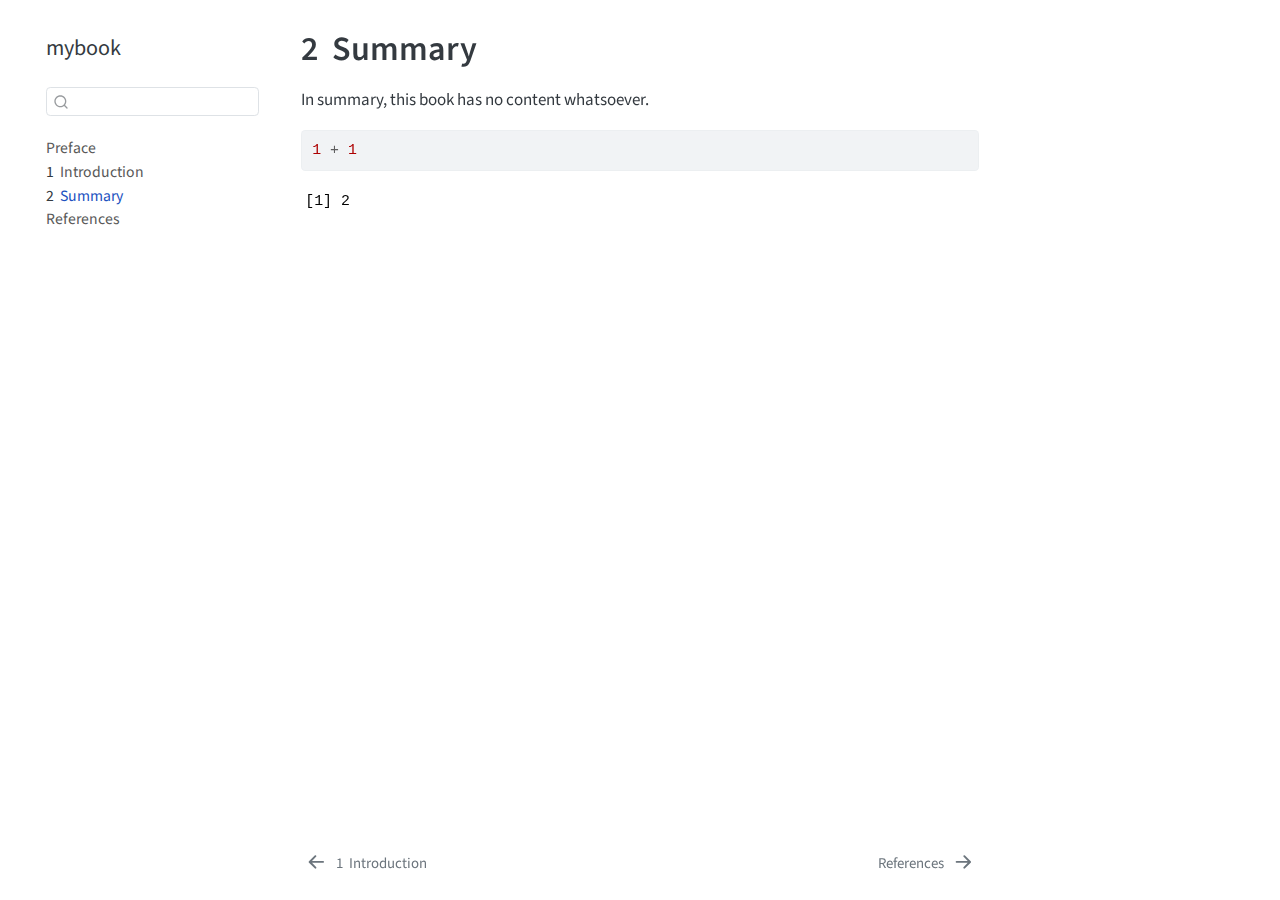
<file: mybook/_book/summary.html>
<!DOCTYPE html>
<html xmlns="http://www.w3.org/1999/xhtml" lang="en" xml:lang="en"><head>

<meta charset="utf-8">
<meta name="generator" content="quarto-1.5.57">

<meta name="viewport" content="width=device-width, initial-scale=1.0, user-scalable=yes">


<title>2&nbsp; Summary – mybook</title>
<style>
code{white-space: pre-wrap;}
span.smallcaps{font-variant: small-caps;}
div.columns{display: flex; gap: min(4vw, 1.5em);}
div.column{flex: auto; overflow-x: auto;}
div.hanging-indent{margin-left: 1.5em; text-indent: -1.5em;}
ul.task-list{list-style: none;}
ul.task-list li input[type="checkbox"] {
  width: 0.8em;
  margin: 0 0.8em 0.2em -1em; /* quarto-specific, see https://github.com/quarto-dev/quarto-cli/issues/4556 */ 
  vertical-align: middle;
}
/* CSS for syntax highlighting */
pre > code.sourceCode { white-space: pre; position: relative; }
pre > code.sourceCode > span { line-height: 1.25; }
pre > code.sourceCode > span:empty { height: 1.2em; }
.sourceCode { overflow: visible; }
code.sourceCode > span { color: inherit; text-decoration: inherit; }
div.sourceCode { margin: 1em 0; }
pre.sourceCode { margin: 0; }
@media screen {
div.sourceCode { overflow: auto; }
}
@media print {
pre > code.sourceCode { white-space: pre-wrap; }
pre > code.sourceCode > span { display: inline-block; text-indent: -5em; padding-left: 5em; }
}
pre.numberSource code
  { counter-reset: source-line 0; }
pre.numberSource code > span
  { position: relative; left: -4em; counter-increment: source-line; }
pre.numberSource code > span > a:first-child::before
  { content: counter(source-line);
    position: relative; left: -1em; text-align: right; vertical-align: baseline;
    border: none; display: inline-block;
    -webkit-touch-callout: none; -webkit-user-select: none;
    -khtml-user-select: none; -moz-user-select: none;
    -ms-user-select: none; user-select: none;
    padding: 0 4px; width: 4em;
  }
pre.numberSource { margin-left: 3em;  padding-left: 4px; }
div.sourceCode
  {   }
@media screen {
pre > code.sourceCode > span > a:first-child::before { text-decoration: underline; }
}
</style>


<script src="site_libs/quarto-nav/quarto-nav.js"></script>
<script src="site_libs/quarto-nav/headroom.min.js"></script>
<script src="site_libs/clipboard/clipboard.min.js"></script>
<script src="site_libs/quarto-search/autocomplete.umd.js"></script>
<script src="site_libs/quarto-search/fuse.min.js"></script>
<script src="site_libs/quarto-search/quarto-search.js"></script>
<meta name="quarto:offset" content="./">
<link href="./references.html" rel="next">
<link href="./intro.html" rel="prev">
<script src="site_libs/quarto-html/quarto.js"></script>
<script src="site_libs/quarto-html/popper.min.js"></script>
<script src="site_libs/quarto-html/tippy.umd.min.js"></script>
<script src="site_libs/quarto-html/anchor.min.js"></script>
<link href="site_libs/quarto-html/tippy.css" rel="stylesheet">
<link href="site_libs/quarto-html/quarto-syntax-highlighting.css" rel="stylesheet" id="quarto-text-highlighting-styles">
<script src="site_libs/bootstrap/bootstrap.min.js"></script>
<link href="site_libs/bootstrap/bootstrap-icons.css" rel="stylesheet">
<link href="site_libs/bootstrap/bootstrap.min.css" rel="stylesheet" id="quarto-bootstrap" data-mode="light">
<script id="quarto-search-options" type="application/json">{
  "location": "sidebar",
  "copy-button": false,
  "collapse-after": 3,
  "panel-placement": "start",
  "type": "textbox",
  "limit": 50,
  "keyboard-shortcut": [
    "f",
    "/",
    "s"
  ],
  "show-item-context": false,
  "language": {
    "search-no-results-text": "No results",
    "search-matching-documents-text": "matching documents",
    "search-copy-link-title": "Copy link to search",
    "search-hide-matches-text": "Hide additional matches",
    "search-more-match-text": "more match in this document",
    "search-more-matches-text": "more matches in this document",
    "search-clear-button-title": "Clear",
    "search-text-placeholder": "",
    "search-detached-cancel-button-title": "Cancel",
    "search-submit-button-title": "Submit",
    "search-label": "Search"
  }
}</script>


</head>

<body class="nav-sidebar floating">

<div id="quarto-search-results"></div>
  <header id="quarto-header" class="headroom fixed-top">
  <nav class="quarto-secondary-nav">
    <div class="container-fluid d-flex">
      <button type="button" class="quarto-btn-toggle btn" data-bs-toggle="collapse" role="button" data-bs-target=".quarto-sidebar-collapse-item" aria-controls="quarto-sidebar" aria-expanded="false" aria-label="Toggle sidebar navigation" onclick="if (window.quartoToggleHeadroom) { window.quartoToggleHeadroom(); }">
        <i class="bi bi-layout-text-sidebar-reverse"></i>
      </button>
        <nav class="quarto-page-breadcrumbs" aria-label="breadcrumb"><ol class="breadcrumb"><li class="breadcrumb-item"><a href="./summary.html"><span class="chapter-number">2</span>&nbsp; <span class="chapter-title">Summary</span></a></li></ol></nav>
        <a class="flex-grow-1" role="navigation" data-bs-toggle="collapse" data-bs-target=".quarto-sidebar-collapse-item" aria-controls="quarto-sidebar" aria-expanded="false" aria-label="Toggle sidebar navigation" onclick="if (window.quartoToggleHeadroom) { window.quartoToggleHeadroom(); }">      
        </a>
      <button type="button" class="btn quarto-search-button" aria-label="Search" onclick="window.quartoOpenSearch();">
        <i class="bi bi-search"></i>
      </button>
    </div>
  </nav>
</header>
<!-- content -->
<div id="quarto-content" class="quarto-container page-columns page-rows-contents page-layout-article">
<!-- sidebar -->
  <nav id="quarto-sidebar" class="sidebar collapse collapse-horizontal quarto-sidebar-collapse-item sidebar-navigation floating overflow-auto">
    <div class="pt-lg-2 mt-2 text-left sidebar-header">
    <div class="sidebar-title mb-0 py-0">
      <a href="./">mybook</a> 
    </div>
      </div>
        <div class="mt-2 flex-shrink-0 align-items-center">
        <div class="sidebar-search">
        <div id="quarto-search" class="" title="Search"></div>
        </div>
        </div>
    <div class="sidebar-menu-container"> 
    <ul class="list-unstyled mt-1">
        <li class="sidebar-item">
  <div class="sidebar-item-container"> 
  <a href="./index.html" class="sidebar-item-text sidebar-link">
 <span class="menu-text">Preface</span></a>
  </div>
</li>
        <li class="sidebar-item">
  <div class="sidebar-item-container"> 
  <a href="./intro.html" class="sidebar-item-text sidebar-link">
 <span class="menu-text"><span class="chapter-number">1</span>&nbsp; <span class="chapter-title">Introduction</span></span></a>
  </div>
</li>
        <li class="sidebar-item">
  <div class="sidebar-item-container"> 
  <a href="./summary.html" class="sidebar-item-text sidebar-link active">
 <span class="menu-text"><span class="chapter-number">2</span>&nbsp; <span class="chapter-title">Summary</span></span></a>
  </div>
</li>
        <li class="sidebar-item">
  <div class="sidebar-item-container"> 
  <a href="./references.html" class="sidebar-item-text sidebar-link">
 <span class="menu-text">References</span></a>
  </div>
</li>
    </ul>
    </div>
</nav>
<div id="quarto-sidebar-glass" class="quarto-sidebar-collapse-item" data-bs-toggle="collapse" data-bs-target=".quarto-sidebar-collapse-item"></div>
<!-- margin-sidebar -->
    <div id="quarto-margin-sidebar" class="sidebar margin-sidebar zindex-bottom">
        
    </div>
<!-- main -->
<main class="content" id="quarto-document-content">

<header id="title-block-header" class="quarto-title-block default">
<div class="quarto-title">
<h1 class="title"><span class="chapter-number">2</span>&nbsp; <span class="chapter-title">Summary</span></h1>
</div>



<div class="quarto-title-meta">

    
  
    
  </div>
  


</header>


<p>In summary, this book has no content whatsoever.</p>
<div class="cell">
<div class="sourceCode cell-code" id="cb1"><pre class="sourceCode r code-with-copy"><code class="sourceCode r"><span id="cb1-1"><a href="#cb1-1" aria-hidden="true" tabindex="-1"></a><span class="dv">1</span> <span class="sc">+</span> <span class="dv">1</span></span></code><button title="Copy to Clipboard" class="code-copy-button"><i class="bi"></i></button></pre></div>
<div class="cell-output cell-output-stdout">
<pre><code>[1] 2</code></pre>
</div>
</div>



</main> <!-- /main -->
<script id="quarto-html-after-body" type="application/javascript">
window.document.addEventListener("DOMContentLoaded", function (event) {
  const toggleBodyColorMode = (bsSheetEl) => {
    const mode = bsSheetEl.getAttribute("data-mode");
    const bodyEl = window.document.querySelector("body");
    if (mode === "dark") {
      bodyEl.classList.add("quarto-dark");
      bodyEl.classList.remove("quarto-light");
    } else {
      bodyEl.classList.add("quarto-light");
      bodyEl.classList.remove("quarto-dark");
    }
  }
  const toggleBodyColorPrimary = () => {
    const bsSheetEl = window.document.querySelector("link#quarto-bootstrap");
    if (bsSheetEl) {
      toggleBodyColorMode(bsSheetEl);
    }
  }
  toggleBodyColorPrimary();  
  const icon = "";
  const anchorJS = new window.AnchorJS();
  anchorJS.options = {
    placement: 'right',
    icon: icon
  };
  anchorJS.add('.anchored');
  const isCodeAnnotation = (el) => {
    for (const clz of el.classList) {
      if (clz.startsWith('code-annotation-')) {                     
        return true;
      }
    }
    return false;
  }
  const onCopySuccess = function(e) {
    // button target
    const button = e.trigger;
    // don't keep focus
    button.blur();
    // flash "checked"
    button.classList.add('code-copy-button-checked');
    var currentTitle = button.getAttribute("title");
    button.setAttribute("title", "Copied!");
    let tooltip;
    if (window.bootstrap) {
      button.setAttribute("data-bs-toggle", "tooltip");
      button.setAttribute("data-bs-placement", "left");
      button.setAttribute("data-bs-title", "Copied!");
      tooltip = new bootstrap.Tooltip(button, 
        { trigger: "manual", 
          customClass: "code-copy-button-tooltip",
          offset: [0, -8]});
      tooltip.show();    
    }
    setTimeout(function() {
      if (tooltip) {
        tooltip.hide();
        button.removeAttribute("data-bs-title");
        button.removeAttribute("data-bs-toggle");
        button.removeAttribute("data-bs-placement");
      }
      button.setAttribute("title", currentTitle);
      button.classList.remove('code-copy-button-checked');
    }, 1000);
    // clear code selection
    e.clearSelection();
  }
  const getTextToCopy = function(trigger) {
      const codeEl = trigger.previousElementSibling.cloneNode(true);
      for (const childEl of codeEl.children) {
        if (isCodeAnnotation(childEl)) {
          childEl.remove();
        }
      }
      return codeEl.innerText;
  }
  const clipboard = new window.ClipboardJS('.code-copy-button:not([data-in-quarto-modal])', {
    text: getTextToCopy
  });
  clipboard.on('success', onCopySuccess);
  if (window.document.getElementById('quarto-embedded-source-code-modal')) {
    // For code content inside modals, clipBoardJS needs to be initialized with a container option
    // TODO: Check when it could be a function (https://github.com/zenorocha/clipboard.js/issues/860)
    const clipboardModal = new window.ClipboardJS('.code-copy-button[data-in-quarto-modal]', {
      text: getTextToCopy,
      container: window.document.getElementById('quarto-embedded-source-code-modal')
    });
    clipboardModal.on('success', onCopySuccess);
  }
    var localhostRegex = new RegExp(/^(?:http|https):\/\/localhost\:?[0-9]*\//);
    var mailtoRegex = new RegExp(/^mailto:/);
      var filterRegex = new RegExp('/' + window.location.host + '/');
    var isInternal = (href) => {
        return filterRegex.test(href) || localhostRegex.test(href) || mailtoRegex.test(href);
    }
    // Inspect non-navigation links and adorn them if external
 	var links = window.document.querySelectorAll('a[href]:not(.nav-link):not(.navbar-brand):not(.toc-action):not(.sidebar-link):not(.sidebar-item-toggle):not(.pagination-link):not(.no-external):not([aria-hidden]):not(.dropdown-item):not(.quarto-navigation-tool):not(.about-link)');
    for (var i=0; i<links.length; i++) {
      const link = links[i];
      if (!isInternal(link.href)) {
        // undo the damage that might have been done by quarto-nav.js in the case of
        // links that we want to consider external
        if (link.dataset.originalHref !== undefined) {
          link.href = link.dataset.originalHref;
        }
      }
    }
  function tippyHover(el, contentFn, onTriggerFn, onUntriggerFn) {
    const config = {
      allowHTML: true,
      maxWidth: 500,
      delay: 100,
      arrow: false,
      appendTo: function(el) {
          return el.parentElement;
      },
      interactive: true,
      interactiveBorder: 10,
      theme: 'quarto',
      placement: 'bottom-start',
    };
    if (contentFn) {
      config.content = contentFn;
    }
    if (onTriggerFn) {
      config.onTrigger = onTriggerFn;
    }
    if (onUntriggerFn) {
      config.onUntrigger = onUntriggerFn;
    }
    window.tippy(el, config); 
  }
  const noterefs = window.document.querySelectorAll('a[role="doc-noteref"]');
  for (var i=0; i<noterefs.length; i++) {
    const ref = noterefs[i];
    tippyHover(ref, function() {
      // use id or data attribute instead here
      let href = ref.getAttribute('data-footnote-href') || ref.getAttribute('href');
      try { href = new URL(href).hash; } catch {}
      const id = href.replace(/^#\/?/, "");
      const note = window.document.getElementById(id);
      if (note) {
        return note.innerHTML;
      } else {
        return "";
      }
    });
  }
  const xrefs = window.document.querySelectorAll('a.quarto-xref');
  const processXRef = (id, note) => {
    // Strip column container classes
    const stripColumnClz = (el) => {
      el.classList.remove("page-full", "page-columns");
      if (el.children) {
        for (const child of el.children) {
          stripColumnClz(child);
        }
      }
    }
    stripColumnClz(note)
    if (id === null || id.startsWith('sec-')) {
      // Special case sections, only their first couple elements
      const container = document.createElement("div");
      if (note.children && note.children.length > 2) {
        container.appendChild(note.children[0].cloneNode(true));
        for (let i = 1; i < note.children.length; i++) {
          const child = note.children[i];
          if (child.tagName === "P" && child.innerText === "") {
            continue;
          } else {
            container.appendChild(child.cloneNode(true));
            break;
          }
        }
        if (window.Quarto?.typesetMath) {
          window.Quarto.typesetMath(container);
        }
        return container.innerHTML
      } else {
        if (window.Quarto?.typesetMath) {
          window.Quarto.typesetMath(note);
        }
        return note.innerHTML;
      }
    } else {
      // Remove any anchor links if they are present
      const anchorLink = note.querySelector('a.anchorjs-link');
      if (anchorLink) {
        anchorLink.remove();
      }
      if (window.Quarto?.typesetMath) {
        window.Quarto.typesetMath(note);
      }
      // TODO in 1.5, we should make sure this works without a callout special case
      if (note.classList.contains("callout")) {
        return note.outerHTML;
      } else {
        return note.innerHTML;
      }
    }
  }
  for (var i=0; i<xrefs.length; i++) {
    const xref = xrefs[i];
    tippyHover(xref, undefined, function(instance) {
      instance.disable();
      let url = xref.getAttribute('href');
      let hash = undefined; 
      if (url.startsWith('#')) {
        hash = url;
      } else {
        try { hash = new URL(url).hash; } catch {}
      }
      if (hash) {
        const id = hash.replace(/^#\/?/, "");
        const note = window.document.getElementById(id);
        if (note !== null) {
          try {
            const html = processXRef(id, note.cloneNode(true));
            instance.setContent(html);
          } finally {
            instance.enable();
            instance.show();
          }
        } else {
          // See if we can fetch this
          fetch(url.split('#')[0])
          .then(res => res.text())
          .then(html => {
            const parser = new DOMParser();
            const htmlDoc = parser.parseFromString(html, "text/html");
            const note = htmlDoc.getElementById(id);
            if (note !== null) {
              const html = processXRef(id, note);
              instance.setContent(html);
            } 
          }).finally(() => {
            instance.enable();
            instance.show();
          });
        }
      } else {
        // See if we can fetch a full url (with no hash to target)
        // This is a special case and we should probably do some content thinning / targeting
        fetch(url)
        .then(res => res.text())
        .then(html => {
          const parser = new DOMParser();
          const htmlDoc = parser.parseFromString(html, "text/html");
          const note = htmlDoc.querySelector('main.content');
          if (note !== null) {
            // This should only happen for chapter cross references
            // (since there is no id in the URL)
            // remove the first header
            if (note.children.length > 0 && note.children[0].tagName === "HEADER") {
              note.children[0].remove();
            }
            const html = processXRef(null, note);
            instance.setContent(html);
          } 
        }).finally(() => {
          instance.enable();
          instance.show();
        });
      }
    }, function(instance) {
    });
  }
      let selectedAnnoteEl;
      const selectorForAnnotation = ( cell, annotation) => {
        let cellAttr = 'data-code-cell="' + cell + '"';
        let lineAttr = 'data-code-annotation="' +  annotation + '"';
        const selector = 'span[' + cellAttr + '][' + lineAttr + ']';
        return selector;
      }
      const selectCodeLines = (annoteEl) => {
        const doc = window.document;
        const targetCell = annoteEl.getAttribute("data-target-cell");
        const targetAnnotation = annoteEl.getAttribute("data-target-annotation");
        const annoteSpan = window.document.querySelector(selectorForAnnotation(targetCell, targetAnnotation));
        const lines = annoteSpan.getAttribute("data-code-lines").split(",");
        const lineIds = lines.map((line) => {
          return targetCell + "-" + line;
        })
        let top = null;
        let height = null;
        let parent = null;
        if (lineIds.length > 0) {
            //compute the position of the single el (top and bottom and make a div)
            const el = window.document.getElementById(lineIds[0]);
            top = el.offsetTop;
            height = el.offsetHeight;
            parent = el.parentElement.parentElement;
          if (lineIds.length > 1) {
            const lastEl = window.document.getElementById(lineIds[lineIds.length - 1]);
            const bottom = lastEl.offsetTop + lastEl.offsetHeight;
            height = bottom - top;
          }
          if (top !== null && height !== null && parent !== null) {
            // cook up a div (if necessary) and position it 
            let div = window.document.getElementById("code-annotation-line-highlight");
            if (div === null) {
              div = window.document.createElement("div");
              div.setAttribute("id", "code-annotation-line-highlight");
              div.style.position = 'absolute';
              parent.appendChild(div);
            }
            div.style.top = top - 2 + "px";
            div.style.height = height + 4 + "px";
            div.style.left = 0;
            let gutterDiv = window.document.getElementById("code-annotation-line-highlight-gutter");
            if (gutterDiv === null) {
              gutterDiv = window.document.createElement("div");
              gutterDiv.setAttribute("id", "code-annotation-line-highlight-gutter");
              gutterDiv.style.position = 'absolute';
              const codeCell = window.document.getElementById(targetCell);
              const gutter = codeCell.querySelector('.code-annotation-gutter');
              gutter.appendChild(gutterDiv);
            }
            gutterDiv.style.top = top - 2 + "px";
            gutterDiv.style.height = height + 4 + "px";
          }
          selectedAnnoteEl = annoteEl;
        }
      };
      const unselectCodeLines = () => {
        const elementsIds = ["code-annotation-line-highlight", "code-annotation-line-highlight-gutter"];
        elementsIds.forEach((elId) => {
          const div = window.document.getElementById(elId);
          if (div) {
            div.remove();
          }
        });
        selectedAnnoteEl = undefined;
      };
        // Handle positioning of the toggle
    window.addEventListener(
      "resize",
      throttle(() => {
        elRect = undefined;
        if (selectedAnnoteEl) {
          selectCodeLines(selectedAnnoteEl);
        }
      }, 10)
    );
    function throttle(fn, ms) {
    let throttle = false;
    let timer;
      return (...args) => {
        if(!throttle) { // first call gets through
            fn.apply(this, args);
            throttle = true;
        } else { // all the others get throttled
            if(timer) clearTimeout(timer); // cancel #2
            timer = setTimeout(() => {
              fn.apply(this, args);
              timer = throttle = false;
            }, ms);
        }
      };
    }
      // Attach click handler to the DT
      const annoteDls = window.document.querySelectorAll('dt[data-target-cell]');
      for (const annoteDlNode of annoteDls) {
        annoteDlNode.addEventListener('click', (event) => {
          const clickedEl = event.target;
          if (clickedEl !== selectedAnnoteEl) {
            unselectCodeLines();
            const activeEl = window.document.querySelector('dt[data-target-cell].code-annotation-active');
            if (activeEl) {
              activeEl.classList.remove('code-annotation-active');
            }
            selectCodeLines(clickedEl);
            clickedEl.classList.add('code-annotation-active');
          } else {
            // Unselect the line
            unselectCodeLines();
            clickedEl.classList.remove('code-annotation-active');
          }
        });
      }
  const findCites = (el) => {
    const parentEl = el.parentElement;
    if (parentEl) {
      const cites = parentEl.dataset.cites;
      if (cites) {
        return {
          el,
          cites: cites.split(' ')
        };
      } else {
        return findCites(el.parentElement)
      }
    } else {
      return undefined;
    }
  };
  var bibliorefs = window.document.querySelectorAll('a[role="doc-biblioref"]');
  for (var i=0; i<bibliorefs.length; i++) {
    const ref = bibliorefs[i];
    const citeInfo = findCites(ref);
    if (citeInfo) {
      tippyHover(citeInfo.el, function() {
        var popup = window.document.createElement('div');
        citeInfo.cites.forEach(function(cite) {
          var citeDiv = window.document.createElement('div');
          citeDiv.classList.add('hanging-indent');
          citeDiv.classList.add('csl-entry');
          var biblioDiv = window.document.getElementById('ref-' + cite);
          if (biblioDiv) {
            citeDiv.innerHTML = biblioDiv.innerHTML;
          }
          popup.appendChild(citeDiv);
        });
        return popup.innerHTML;
      });
    }
  }
});
</script>
<nav class="page-navigation">
  <div class="nav-page nav-page-previous">
      <a href="./intro.html" class="pagination-link" aria-label="Introduction">
        <i class="bi bi-arrow-left-short"></i> <span class="nav-page-text"><span class="chapter-number">1</span>&nbsp; <span class="chapter-title">Introduction</span></span>
      </a>          
  </div>
  <div class="nav-page nav-page-next">
      <a href="./references.html" class="pagination-link" aria-label="References">
        <span class="nav-page-text">References</span> <i class="bi bi-arrow-right-short"></i>
      </a>
  </div>
</nav>
</div> <!-- /content -->




</body></html>
</file>
<file: mybook/_book/site_libs/quarto-html/tippy.css>
.tippy-box[data-animation=fade][data-state=hidden]{opacity:0}[data-tippy-root]{max-width:calc(100vw - 10px)}.tippy-box{position:relative;background-color:#333;color:#fff;border-radius:4px;font-size:14px;line-height:1.4;white-space:normal;outline:0;transition-property:transform,visibility,opacity}.tippy-box[data-placement^=top]>.tippy-arrow{bottom:0}.tippy-box[data-placement^=top]>.tippy-arrow:before{bottom:-7px;left:0;border-width:8px 8px 0;border-top-color:initial;transform-origin:center top}.tippy-box[data-placement^=bottom]>.tippy-arrow{top:0}.tippy-box[data-placement^=bottom]>.tippy-arrow:before{top:-7px;left:0;border-width:0 8px 8px;border-bottom-color:initial;transform-origin:center bottom}.tippy-box[data-placement^=left]>.tippy-arrow{right:0}.tippy-box[data-placement^=left]>.tippy-arrow:before{border-width:8px 0 8px 8px;border-left-color:initial;right:-7px;transform-origin:center left}.tippy-box[data-placement^=right]>.tippy-arrow{left:0}.tippy-box[data-placement^=right]>.tippy-arrow:before{left:-7px;border-width:8px 8px 8px 0;border-right-color:initial;transform-origin:center right}.tippy-box[data-inertia][data-state=visible]{transition-timing-function:cubic-bezier(.54,1.5,.38,1.11)}.tippy-arrow{width:16px;height:16px;color:#333}.tippy-arrow:before{content:"";position:absolute;border-color:transparent;border-style:solid}.tippy-content{position:relative;padding:5px 9px;z-index:1}
</file>
<file: mybook/_book/site_libs/quarto-html/quarto-syntax-highlighting.css>
/* quarto syntax highlight colors */
:root {
  --quarto-hl-ot-color: #003B4F;
  --quarto-hl-at-color: #657422;
  --quarto-hl-ss-color: #20794D;
  --quarto-hl-an-color: #5E5E5E;
  --quarto-hl-fu-color: #4758AB;
  --quarto-hl-st-color: #20794D;
  --quarto-hl-cf-color: #003B4F;
  --quarto-hl-op-color: #5E5E5E;
  --quarto-hl-er-color: #AD0000;
  --quarto-hl-bn-color: #AD0000;
  --quarto-hl-al-color: #AD0000;
  --quarto-hl-va-color: #111111;
  --quarto-hl-bu-color: inherit;
  --quarto-hl-ex-color: inherit;
  --quarto-hl-pp-color: #AD0000;
  --quarto-hl-in-color: #5E5E5E;
  --quarto-hl-vs-color: #20794D;
  --quarto-hl-wa-color: #5E5E5E;
  --quarto-hl-do-color: #5E5E5E;
  --quarto-hl-im-color: #00769E;
  --quarto-hl-ch-color: #20794D;
  --quarto-hl-dt-color: #AD0000;
  --quarto-hl-fl-color: #AD0000;
  --quarto-hl-co-color: #5E5E5E;
  --quarto-hl-cv-color: #5E5E5E;
  --quarto-hl-cn-color: #8f5902;
  --quarto-hl-sc-color: #5E5E5E;
  --quarto-hl-dv-color: #AD0000;
  --quarto-hl-kw-color: #003B4F;
}

/* other quarto variables */
:root {
  --quarto-font-monospace: SFMono-Regular, Menlo, Monaco, Consolas, "Liberation Mono", "Courier New", monospace;
}

pre > code.sourceCode > span {
  color: #003B4F;
}

code span {
  color: #003B4F;
}

code.sourceCode > span {
  color: #003B4F;
}

div.sourceCode,
div.sourceCode pre.sourceCode {
  color: #003B4F;
}

code span.ot {
  color: #003B4F;
  font-style: inherit;
}

code span.at {
  color: #657422;
  font-style: inherit;
}

code span.ss {
  color: #20794D;
  font-style: inherit;
}

code span.an {
  color: #5E5E5E;
  font-style: inherit;
}

code span.fu {
  color: #4758AB;
  font-style: inherit;
}

code span.st {
  color: #20794D;
  font-style: inherit;
}

code span.cf {
  color: #003B4F;
  font-weight: bold;
  font-style: inherit;
}

code span.op {
  color: #5E5E5E;
  font-style: inherit;
}

code span.er {
  color: #AD0000;
  font-style: inherit;
}

code span.bn {
  color: #AD0000;
  font-style: inherit;
}

code span.al {
  color: #AD0000;
  font-style: inherit;
}

code span.va {
  color: #111111;
  font-style: inherit;
}

code span.bu {
  font-style: inherit;
}

code span.ex {
  font-style: inherit;
}

code span.pp {
  color: #AD0000;
  font-style: inherit;
}

code span.in {
  color: #5E5E5E;
  font-style: inherit;
}

code span.vs {
  color: #20794D;
  font-style: inherit;
}

code span.wa {
  color: #5E5E5E;
  font-style: italic;
}

code span.do {
  color: #5E5E5E;
  font-style: italic;
}

code span.im {
  color: #00769E;
  font-style: inherit;
}

code span.ch {
  color: #20794D;
  font-style: inherit;
}

code span.dt {
  color: #AD0000;
  font-style: inherit;
}

code span.fl {
  color: #AD0000;
  font-style: inherit;
}

code span.co {
  color: #5E5E5E;
  font-style: inherit;
}

code span.cv {
  color: #5E5E5E;
  font-style: italic;
}

code span.cn {
  color: #8f5902;
  font-style: inherit;
}

code span.sc {
  color: #5E5E5E;
  font-style: inherit;
}

code span.dv {
  color: #AD0000;
  font-style: inherit;
}

code span.kw {
  color: #003B4F;
  font-weight: bold;
  font-style: inherit;
}

.prevent-inlining {
  content: "</";
}

/*# sourceMappingURL=debc5d5d77c3f9108843748ff7464032.css.map */
</file>
